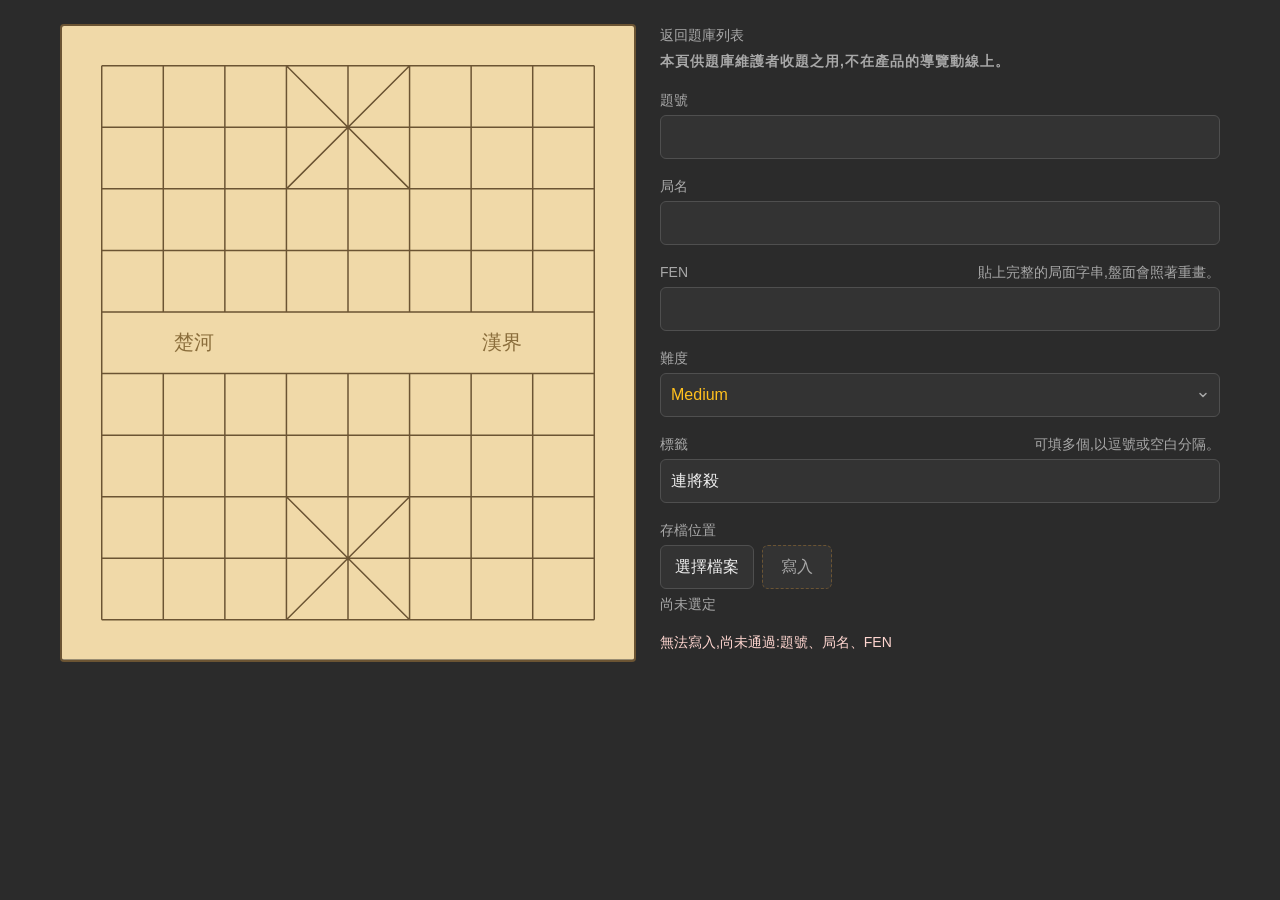
<file: web/editor/index.html>
<!DOCTYPE html>
<html lang="zh-Hant">
<head>
<meta charset="utf-8">
<meta name="viewport" content="width=device-width, initial-scale=1">
<title>LeetChess</title>
<!--
  圖示走 `../`:本頁比兩個產品頁**深一層**,`./favicon.svg` 在這裡指的是
  `web/editor/favicon.svg`,那個檔案不存在。同一件事對後續任務同樣成立 ——
  本目錄自己的 `editor.css` 與 `editor.js` 用 `./`,`web/` 底下的共用模組
  (`board.js`、`fen.js`、`difficulty.js`、`api.js`)一律 `../`。
-->
<link rel="icon" href="../favicon.svg">
<!--
  樣式表是本目錄自己的那一份,**產品頁那一份共用樣式表刻意不掛**(design 的
  File Structure Plan)。兩者的差別不只是配色:對局頁的盤面尺寸規則住在那一份裡,
  不掛它就等於沒有那條規則,而 `board.js` 會在 `<svg>` 上寫死 `width="576"` ——
  少了本目錄自帶的那一條,窄畫面必然溢出。理由與那條規則本身都寫在 `editor.css`。
-->
<link rel="stylesheet" href="./editor.css">
</head>
<body>
<!--
  收題工具的頁面。**這是題庫維護者的工具,不是產品功能。**

  ## 為什麼是 `web/editor/index.html`

  收題頁的檔案集中在這一個目錄裡(design 的 File Structure Plan):版面、樣式、
  組裝與純函式全都住在此,與 `web/` 底下的產品頁面互不牽動。**服務端因此一個字
  都不必改** —— `service/main.py` 以 `StaticFiles(html=True)` 把 `web/` 掛在根
  路徑上,目錄請求會落到該目錄的 `index.html`,`/editor/` 這個位址完全由檔案佈局
  決定。既有的靜態檔掛載規則(含 `_WebFiles` 對 `/api` 的遮蔽)一律不變:收題頁
  是普通靜態內容,不需要任何特殊待遇。

  換句話說,**把這個檔案搬走或改名,這個工具就消失了** —— 沒有任何一條路由指著
  它。`tests/test_web_editor_page.py` 釘住的就是這件事。

  ## 這一頁刻意沒有入口,也刻意沒有存取控制

  題庫列表頁與對局頁**不得**加上任何指向本頁的連結、按鈕或其他入口(requirement
  1.2,由 `tests/test_web_editor_entry.py` 反向釘住)。網址是唯一的到達方式,而
  這正是要的:一般使用者不會在產品的導覽動線上誤入維護工具。

  沒有入口**不等於**這是防護手段,兩者不可混為一談。本頁不設任何存取控制,理由是
  它根本沒有能力可濫用:寫檔一律在瀏覽器端進行,寫得到的只有使用者自己以系統對話
  框選定的本機目錄,**伺服器的題庫碰不到** —— 服務端不存在任何寫入題庫的程式碼
  路徑,上線題庫只經由 git commit 進版本庫(design 的 Security Considerations)。
  因此不要為了「保護」這一頁而回頭加開關或登入:那擋不到本來就不存在的能力,卻會
  讓本機開發多一道沒有意義的手續。

  ## 本檔只有容器,沒有邏輯

  與對局頁同一個形態:這裡擺出的是「有哪些格子」,不是「按下去會怎樣」。行為一律
  住在 `./editor.js`(tasks 4.2 起,掛在本檔末端;欄位互動與難度選項屬 4.3、寫入流程
  屬第 5 組),那幾個任務**都改得到本檔** —— 但改的是**容器**:要新的格子就在這裡
  宣告出來,由那一支模組去填,而不是由 JS 生一個節點插進來。訊息槽
  (`[data-message-for]`)與不支援的說明(`#unsupported`)都是這個形態。

  掛的 `<script>` **就是末端那一個**,後續任務接著擴充 `editor.js` 而不是再掛一支:
  兩支模組各自查 DOM、各自接事件,誰先跑、誰蓋掉誰就會變成一件要記在腦子裡的事。

  沒有 JavaScript 時,本檔仍是一份完整的表單容器:七個欄位照樣打得了字,盤面那一格
  留著 `.board-placeholder` 的說明。**但盤面要有 JS 才畫得出來**(2.1)。

  ## 這個工具只新增,不改也不刪(requirement 7.6)

  DOM 中不存在任何編輯或刪除既有題目的控制項,而且這是**硬邊界而非還沒做**:寫檔
  一律是「把新的一題追加到檔案文字末端」(`corpus-file.js`),既有題目逐字不動。
  要修既有題目請直接改題目檔並走 git —— 在這裡長出一顆「改這一題」的按鈕,等於讓
  一個瀏覽器端工具擁有覆寫題庫的能力,而那正是整個設計避開的東西。
  `tests/test_web_editor_layout.py` 以字眼黑名單掃 DOM 反向釘住這條邊界。
-->

<!--
  **這一頁沒有頁首。** 原本這裡有一個 `<h1>收題工具</h1>` 加一行說明,兩者一起橫跨
  整行,把盤面往下推了一整塊 —— 而收題的人是拿這個盤面與對局頁的盤面對照的,兩頁
  的盤面**落在螢幕上同一個位置、同一個大小**才對得起來(requirement 8.2 要的「外觀
  與對局頁一致」,位置也算在內)。標題本身沒有這個代價換來的資訊:網址就在網址列,
  而「這是什麼工具」現在由表單那一欄的抬頭講(見 `#entry` 的 `<h2>`)。

  因此 `<body>` 的第一個 flex item 就是盤面,與對局頁一樣。**不要為了「補回標題」
  在盤面之前塞任何佔一行的東西**,塞了盤面就又矮下去一截。

  唯一排在盤面之前的是下面那段不支援的說明,而它預設 `hidden` —— `display: none`
  的 flex item 既不佔位也不吃 gap,盤面的位置因此不受它影響。
-->

<!--
  平台不支援時的說明(requirement 6.3)。**位置固定、預設隱藏、文字是靜態的。**

  三件事各有理由:

  1. **位置固定且在表單之前。** 一段「這個瀏覽器寫不了檔」的話擺在表單底下,等於
     等使用者把七個欄位填完才說。
  2. **預設隱藏,由 tasks 5.3 掀開。** `fs.js` 的 `isSupported()` 在載入當下就評估
     得出來,因此這一段不會在使用者操作到一半時忽然冒出來推動版面 —— 對局頁的
     等待區塊正是栽在那件事上,已整條移除。`editor.css` 的
     `[hidden] { display: none !important }` 保住這個預設值:任何給它 `display`
     的版面規則都會讓這段話對**支援的**瀏覽器也永遠掛在畫面上,而那是絕大多數。
     少了那個預設值,盤面也會被它往下推(見上一段)。
  3. **文字寫在這裡而不是由 JS 產生。** 說法是靜態的,5.3 只負責拿掉 `hidden`。
     說法要與 `fs.js` 的 `UnsupportedBrowserError` 一致 —— 兩處講的是同一件事,
     使用者不該因為觸發路徑不同而讀到兩種說法。

  內容要**說得出原因**,不是一句「無法使用」:講清楚是瀏覽器缺了寫入本機檔案的
  能力,使用者才知道下一步是換一個瀏覽器,而不是回頭檢查自己填了什麼。
-->
<p id="unsupported" hidden>這個瀏覽器不支援由網頁寫入本機檔案,收題工具無法在此使用。請改用桌面版的 Chrome、Edge 或 Opera。</p>

<!--
  盤面預覽(requirements 2.1–2.3、8.2)。**唯讀** —— tasks 4.2 會以 `board.js` 的
  `renderBoard()` 畫進來,傳空的著法清單,整片盤面因此不可選取,那是既有模組的自然
  狀態而不是新增的參數。

  裡面先擺一句佔位說明:在貼上 FEN 之前這一格是空的,而一塊沒有任何說明的空白區域
  看起來像是壞了。`board.js` 以 `replaceChildren` 畫盤,一畫就把它換掉,兩者不會並存。

  容器在版面上排左邊(8.1),規則見 `editor.css` 的 `#board`。
-->
<main id="board" aria-label="盤面預覽">
  <p class="board-placeholder">貼上 FEN 之後,這裡會顯示對應的盤面。</p>
</main>

<!--
  題目內容的表單區,排在盤面右邊(8.1)。

  ## 為什麼不是 `<form>`

  這一頁沒有「送出」這件事:寫入是瀏覽器端寫檔,不是提交到任何位址。用 `<form>` 的
  話,在任一欄位按下 Enter 會觸發預設送出而**重新載入本頁**,已填的七欄連同盤面一起
  沒了 —— 那要靠 JS 攔下來才不會發生,而本檔刻意沒有 JS。用 `<section>` 就不存在這
  個預設行為。`<label for>` 的關聯不需要 `<form>`,`element.labels` 照樣成立。

  ## 欄位的順序是契約

  七欄的順序與 `check.js` 的 `checkForm()` 回傳清單一致(該檔明載「清單順序即表單
  欄位順序」)。requirement 8.4 要把未通過的項目定位到欄位,兩邊的順序一旦分家,
  使用者每改一欄就得重新找一次訊息在哪。

  ## 認欄位靠 `data-field` 而不是 id

  `data-field` 的取值就是 `check.js` 的 `CheckIssue.field`,同名才對得起來。id 是給
  `<label for>` 用的,兩者刻意分開:id 的命名慣例(`field-` 前綴)改了不會波及檢查
  那一側。

  ## 這裡沒有的兩個欄位

  - **最長殺著距離(3.4)**:由驗證工具回填(屬 corpus-verification),不是人填的。
  - **出處(3.5)**:由目標檔案所在的書目資料夾表達,不是獨立欄位。

  兩者都不是漏做。給了輸入框,維護者就填得出一個後端會拒絕的欄位 —— 題目 schema
  的既有檢查對未知欄位是直接拒絕的。

  起手方同理沒有獨立輸入(2.6):它只由 FEN 表達。它**也不再呈現** —— 那一行原本
  印在 FEN 底下,拿掉的理由寫在那一欄裡。不顯示與不提供輸入是兩件事,後者仍是硬規則。
-->
<section id="entry" aria-labelledby="entry-heading">
  <!--
    抬頭講的是**這一頁是什麼**,不是「這一區是什麼」。

    原本這裡寫的是「題目內容」—— 一個看得出來的事實:底下就是題號、局名、FEN,
    沒有人需要一行字告訴他那是題目內容。那句真正要說的話原本在頁首,而頁首為了讓
    盤面與對局頁對齊已經整塊拿掉(見上方),於是它搬到這裡:整頁唯一剩下的抬頭,
    講整頁唯一需要先講清楚的事 —— **這是維護者的工具,不在產品的導覽動線上**。

    仍然是 `<h2>` 且保留 `id`:`#entry` 的 `aria-labelledby` 指著它,換成 `<p>` 會讓
    這一區在輔助技術上失去名字。字級與顏色由 `editor.css` 壓成註腳的樣子 —— 它是
    說明而不是標題,不該比欄位本身還響。

    **返回連結在上、說明在下**,各佔一行(版面規則見 `editor.css` 的 `#entry-head`)。
    連結是這一欄唯一可以按的東西,擺在最上面才落在視線的起點;說明是讀一次就不必
    再讀的一句話,排在它底下。兩者曾經並排在同一行 —— 那一行右端的連結與左邊那句
    長說明擠在一起,看起來像同一句話的一部分。

    多出來的這一行只在**表單那一欄**裡,不影響盤面的位置(盤面是另一個 flex item,
    與對局頁對齊那件事只由「盤面之前有沒有東西」決定)。
  -->
  <div id="entry-head">
    <!--
      返回題庫列表。

      ## 與對局頁同一種東西

      形態、說法與樣式都照著對局頁那一條(`app.js` 的 `mountBackLink()`,以及對局頁
      那一份共用樣式表裡的 `.back-to-list`):**真的 `<a href>`** —— 中鍵開新分頁、右鍵複製
      網址、Enter 鍵、瀏覽器的上一頁全部隨之而來,攔 click 再改 `location` 則要一一
      重做,而通常不會做。class 也沿用 `back-to-list`,樣式在 `editor.css` 裡照抄一份
      (兩份樣式表刻意不共用,見檔首)。

      ## 這不違反「收題頁沒有入口」

      requirement 1.2 禁的是**反方向** —— 列表頁與對局頁不得有任何指向本頁的入口
      (`tests/test_web_editor_entry.py` 反向釘住)。本頁指出去不在那條之內:維護者
      收完題要回去看題庫,而網址列打字不是一條該讓人走的路。

      ## 為什麼寫在 HTML 裡而不是由 JS 建

      對局頁那一條由 `app.js` 動態建出,是因為它要 prepend 進側欄;這一頁的位置是
      固定的,寫在容器裡就是本頁的規矩(「要出現的東西先在版面裡佔好位置」)。

      `../index.html` 是**相對位址**,理由同對局頁的 `LIST_PAGE`:服務今天掛在網域
      根目錄,寫死 `/` 開頭的路徑會在改掛子路徑那天一起壞掉。本頁比列表頁深一層,
      故是 `../`(見檔首的路徑約定)。
    -->
    <a class="back-to-list" href="../index.html">返回題庫列表</a>

    <h2 id="entry-heading">本頁供題庫維護者收題之用,不在產品的導覽動線上。</h2>
  </div>

  <div class="field">
    <label for="field-id">題號</label>
    <!--
      刻意是 `type="text"` 而不是 `type="number"`:數字輸入框在使用者打了非數字時
      把值回報成空字串,於是「打錯了」與「還沒填」在 JS 那一側長得一模一樣,
      `check.js` 分得出的兩種說法(「請填入題號」與「題號必須是正整數」)就少了一種。
      正整數的判定在 `check.js`,這裡只負責原樣把字交出去。
    -->
    <input id="field-id" data-field="id" type="text" inputmode="numeric" autocomplete="off">
    <!--
      這一欄的訊息槽(tasks 4.3;requirements 4.1、4.2、8.4)。形狀與 FEN 那一個
      相同(理由寫在那裡):**位置固定、預設隱藏,內容由 `editor.js` 依當下的值寫入**。

      七欄各有一個,不共用一塊錯誤區:8.4 要的是「指出是哪一項未通過」,而一塊
      集中的錯誤區逼使用者自己在七個欄位之間對照。`data-message-for` 的取值即
      `check.js` 的 `CheckIssue.field`,與控制項的 `data-field` 同名。

      **這裡出現的一律是「填了而填錯」**:欄位空著時這一格什麼都不說(`editor.js` 的
      `renderMessages`)—— 還沒填不是填錯。那一項未通過改由 `#write-note` 點名,因此
      沒有東西變成看不見。

      class 是 `field-issue` 而**不是** `field-hint`:一句「這裡填錯了」與一句常駐
      的說明不該長得一樣。兩者的視覺差別不只顏色(見 `editor.css`)。
    -->
    <p class="field-issue" data-message-for="id" hidden></p>
  </div>

  <div class="field">
    <label for="field-title">局名</label>
    <input id="field-title" data-field="title" type="text" autocomplete="off">
    <p class="field-issue" data-message-for="title" hidden></p>
  </div>

  <div class="field">
    <!--
      抬頭與它的提示排**同一行**(`editor.css` 的 `.field-head`),與標籤那一欄同一個
      形態 —— **整頁只有這一種提示的擺法**:抬頭在左、提示在右,輸入框底下留給訊息。

      統一之前這一句在輸入框下方、標籤那一句在抬頭右端,同一種東西兩個位置,眼睛
      每欄都要重新找一次「這一格怎麼填」寫在哪。選右端而不是全部搬到輸入框下方,
      是因為右邊那一欄的總高度有上限(8.6:不得低於盤面),而抬頭那一行本來就在。
    -->
    <div class="field-head">
      <label for="field-fen">FEN</label>
      <p class="field-hint">貼上完整的局面字串,盤面會照著重畫。</p>
    </div>
    <input id="field-fen" data-field="fen" type="text" autocomplete="off" spellcheck="false">
    <!--
      這一欄的訊息槽(tasks 4.2;requirements 2.4、8.4)。

      ## 為什麼槽位寫在這裡,而不是由 JS 插進來

      與上面的 `#unsupported` 同一條規矩:**位置固定、預設隱藏**。節點自始就在,顯示
      與否只是 `editor.js` 依當下的值決定的一個 `hidden`(`editor.css` 的
      `[hidden] { display: none !important }` 保住這個預設值)。要顯示才插入的話,
      插入與移除都會推動底下的欄位 —— 使用者每打一個字版面就抖一次,而 FEN 是一邊
      打一邊檢查的欄位,抖動會非常明顯。

      **與 `#unsupported` 不同的是說法的出處**:那一段是靜態的一句話,所以寫在這裡;
      這裡的訊息是 `check.js` 依輸入產生的(「須有 10 列,目前有 9 列」之類),因此
      內容由 `editor.js` 寫入,本檔只負責宣告「槽在哪、預設是什麼狀態」。

      ## 為什麼用 `data-message-for` 而不是 id

      取值就是 `check.js` 的 `CheckIssue.field`,與控制項的 `data-field` 同名 ——
      requirement 8.4 要把每一項未通過定位到欄位,同名才對得起來。**tasks 4.3 為其餘
      六欄補上訊息槽時,照這個形狀在各欄的控制項之後再加一個即可**,不必為每一欄各記
      一個 id,`editor.js` 那一側也不必跟著長出七個查詢。

      排在控制項的正下方、提示的上方:訊息講的是這一格填得對不對,離控制項越遠越像
      在講別的東西;而提示是常駐的註腳,不該把當下的問題擠下去。

      ## 這一欄的訊息取自繪盤用的同一份推導

      其餘六欄的訊息來自 `checkForm()`,這一欄來自 FEN 的當下呈現(`readFenView`)。
      **兩者對同一串字說的話完全相同**,分開只為了讓這一欄的訊息與盤面同源 ——
      requirement 2.4 要的是「顯示無法解析的訊息**且**不繼續顯示前一個局面」,同源
      才不可能各說各話。

      空著時這一格不出聲,與其餘六欄同一條規則(`editor.js` 的 `renderMessages`):
      還沒填不是填錯。這一欄的安靜另有 requirement 2.5 直接要求 —— 清空 FEN 呈現的是
      空盤面而不是錯誤。那一項未通過並沒有消失:寫入照樣停用,而「是哪一項」由寫入
      操作旁邊的 `#write-note` 點名(8.4)。
    -->
    <p class="field-issue" data-message-for="fen" hidden></p>
    <!--
      **這裡沒有起手方那一行了。** 原本 FEN 底下印著「起手方:紅先」,由 `editor.js`
      自走子方推出來。拿掉的理由是它不告訴收題的人任何他不知道的事:走子方就在他
      剛貼上的那串字裡(`… w - - 0 1` 的那個 `w`),而盤面畫出來時紅方永遠在下。

      **起手方本身沒有變成可填的東西** —— 它仍然只由 FEN 表達,題目檔裡也沒有這個
      欄位(`side_to_move` 不在 `corpus-file.js` 寫出的欄位裡)。不顯示與不提供輸入是
      兩件不同的事,後者仍由 `tests/test_web_editor_board.py` 反向釘住。

      `check.js` 的 `sideFromFen()` 連同「紅先」「黑先」兩個顯示字樣都已移除:沒有
      呼叫端的推導留著,只會讓下一個人以為畫面上還有一處在印它。
    -->
  </div>


  <div class="field">
    <label for="field-difficulty">難度</label>
    <!--
      三選一而不是自由輸入的數值(requirement 3.2):`<select>` 在結構上就沒有「填一個
      不存在的分級」這件事。

      **三個分級的說法一個字都不寫在這裡。** 唯一出處是 `web/difficulty.js`,選項由
      `editor.js` 自該模組產生(tasks 4.3)—— 寫死一份就是第二個真相來源,改了模組而
      忘了這一頁時,兩邊會靜默分家。`tests/test_web_editor_layout.py` 與
      `tests/test_web_editor_fields.py` 都直接掃本檔的文字反向釘住。

      這是本頁**唯一**由 JS 生節點而不在版面裡先宣告的地方,理由正是上一段:節點的
      內容不能寫在這裡。與訊息槽的差別在於它只在載入時產生一次,不隨輸入變動增減,
      因此不會有推動版面的問題。

      **這裡不再有「尚未選擇」那一個空選項。** 它原本排在最前面,由 `check.js` 以空
      字串判定「還沒選」。難度改為預設選中中間那一級之後,那個選項只剩一個用途:讓
      維護者把一格已經填好的東西清成未填 —— 而清成未填之後這一題就寫不出去。收題頁
      的難度因此**恆有值**,三選一是真的三選一。

      `check.js` 那條空值檢查仍留著:規則是「難度必須是三個分級之一」,而不是「畫面
      上剛好選不到空的」。
    -->
    <select id="field-difficulty" data-field="difficulty"></select>
    <p class="field-issue" data-message-for="difficulty" hidden></p>
  </div>

  <div class="field">
    <!--
      抬頭與它的提示排**同一行**(版面規則見 `editor.css` 的 `.field-head`),理由與
      FEN 那兩個註腳並排相同:右邊那一欄的總高度不得超過盤面(8.6),而這一句提示
      獨佔一行只是為了一句「怎麼分隔」。

      提示仍**不放進 `<label>` 裡**:標籤唸出來應該只有「標籤」兩個字,把分隔符號的
      說明塞進去會讓螢幕閱讀器每次聚焦都唸一長串。並排的是兩個節點,不是一個。

      **提示只舉逗號與空白兩種,而 `check.js` 的 `parseTags` 其實連頓號也吃。** 這不是
      漏寫:一句提示要短到掃過去就記得住,把每一種收得下的寫法都列出來反而沒有人讀。
      收得寬是為了「打了也不會錯」,不是為了教人怎麼打。
    -->
    <div class="field-head">
      <label for="field-tags">標籤</label>
      <p class="field-hint">可填多個,以逗號或空白分隔。</p>
    </div>
    <!--
      預設值是「連將殺」:題庫裡絕大多數題目是連將殺,一題一題重打同三個字是純粹的
      手工。**這與難度的預設(`editor.js` 的 `renderDifficultyOptions`)是同一個取捨** ——
      預設值會被寫進題目檔,因此只放「不填也對」的那一個,不同的那幾題照樣改得動。

      寫在 `value` 而不是由 JS 塞:它是靜態的初始內容,沒有任何條件。由 JS 塞的話,
      使用者有機會在 module 執行前就開始打字,那一下會被蓋掉。
    -->
    <input id="field-tags" data-field="tags" type="text" autocomplete="off" value="連將殺">
    <p class="field-issue" data-message-for="tags" hidden></p>
  </div>


  <!--
    存檔位置的選定(requirements 5.1、5.10、5.11)與寫入操作(4.1、8.4)。

    ## 說法是「存檔位置」而不是「目標題目檔」

    後者是 requirements 與 design 裡的說法,寫在文件裡精確,唸出來卻饒舌 —— 而這一格
    問的其實就是「這一題要存到哪」。兩顆按鈕跟著收短成「選擇檔案」與「寫入」:
    上下文已經整頁都在講題目檔,每一顆按鈕再重複一次「題目檔」三個字只是雜訊。
    `editor.js` 的 `NO_FILE_NOTE` 與 `DENIED_NOTE` 指路時提的也是「選擇檔案」,
    畫面上按鈕叫什麼、訊息裡就說什麼。
    **兩顆按鈕排同一行,自左而右並肩**(版面規則見 `editor.css` 的 `#action-row`)。

    ## 為什麼是一顆按鈕而不是一個路徑輸入框

    這裡原本是 `#field-target` —— 一個手打相對路徑的輸入框。人工驗收時發現它反直覺:
    系統對話框問的是「哪個資料夾」,而畫面問的是「哪個檔案」,同一件事被拆成兩個
    步驟問兩次。改成直接選那一個 `.json` 之後,**打錯路徑寫到別的檔**這個最危險的
    失敗模式在構造上不再存在,而授權範圍也從整個題庫目錄縮到單一檔案。

    ## 它刻意不在寫入序列裡

    選檔是使用者主動按下的一個獨立操作。平台要求檔案選擇框開在使用者手勢的呼叫堆疊
    內,而舊設計把授權排在撞號與驗證之後 —— 那幾步是 `await` 過的網路請求,實測手勢
    的有效期只有約 5 秒,一次引擎池滿就會讓對話框開不起來。獨立成一顆按鈕之後,那個
    缺口構造上不再發生。

    ## 兩顆按鈕並肩,而不是推到一行的兩端

    它們是收題的最後兩步、照左而右的順序做:先選檔,再寫入。推到兩端的話中間空出
    一大片,兩顆按鈕看起來像分屬兩個不同的區塊 —— 而它們是同一件事的兩步。並肩也
    讓兩顆的上下緣對得起來(高度由 `editor.css` 的 `align-items: stretch` 拉齊,
    兩顆的內距本來不同)。

    這一行**不含**檔名與停用說明:那兩段字各自會長短不一,擠進按鈕那一行就會把它
    推高。它們排在按鈕底下,見下方。

    ## 這顆寫入按鈕預設是停用的

    欄位沒填妥的表單過不了淺層檢查,載入當下停用是**正確的初始狀態**而不是保守
    起見。寫在 HTML 裡也讓沒有 JavaScript 時的樣子是誠實的:那時什麼都寫不了。
    `type="button"` 是必要的:容器雖然是 `<section>` 而非 `<form>`,但寫死型別才不會
    在日後有人改用 `<form>` 時變成一顆送出鈕。
  -->
  <div class="field">
    <span class="field-label">存檔位置</span>

    <div id="action-row">
      <button id="pick-file" type="button">選擇檔案</button>
      <button id="write" type="button" disabled>寫入</button>
    </div>

    <!--
      選定的檔名,**排在按鈕正下方**。

      它曾經搭在抬頭那一行的右端,與提示同一個位置 —— 而它不是提示:提示是「這一格
      怎麼填」,這一句是「現在選的是哪一個檔」,是一個會變的狀態。擺在右上角時它離
      那顆改變它的按鈕最遠,看起來像飄在那裡的一段字;排在按鈕底下,按一次就在原地
      換一次,兩者的因果一眼看得出來。

      位置固定,與訊息槽同一條規矩:節點自始就在,`editor.js` 只寫內容。尚未選定時
      它說的是「尚未選定」而不是空白 —— 一個空白的位置看起來像壞掉,而這是一個必要
      的步驟。
    -->
    <p class="field-hint" id="selected-file"></p>
    <p class="field-issue" data-message-for="target" hidden></p>
  </div>

  <p id="write-note" hidden></p>
</section>

<!--
  組裝層(tasks 4.2 起)。位置與形態都與對局頁的 `<script type="module" src="./app.js">`
  相同,理由也相同:

  - **`type="module"`** —— `editor.js` 以 `import` 取用 `./check.js` 與 `../board.js`,
    少了它整個檔案在第一行就是語法錯誤,而畫面上看起來只是「什麼都沒發生」。
    module 本來就是延後執行的,不必再寫 `defer`。
  - **排在 DOM 之後** —— 本檔的容器與欄位在它執行時都已經在,`editor.js` 因此不需要
    等任何事件就查得到 `[data-field="fen"]` 與 `#board`。
  - **`./` 而不是 `../`** —— 它是本目錄自己的檔案(檔首那段路徑約定)。

  這一頁在沒有 JavaScript 時仍是一份完整的表單容器:盤面那一格留著 `.board-placeholder`
  的說明,七個欄位照樣打得了字。**收題頁自此需要 JS 才畫得出盤面**,而以 `file://`
  直接開啟本檔是畫不出來的 —— 瀏覽器不允許自 `file://` 匯入 ES module,要看實際行為
  請經由服務開啟 `/editor/`。
-->
<script type="module" src="./editor.js"></script>
</body>
</html>
</file>
<file: web/editor/editor.css>
/*
 * 收題頁的版面(tasks 4.1;requirements 8.1、8.2)。
 *
 * ## 這一份是獨立的,而且必須是
 *
 * 收題頁**不掛產品頁那一份共用樣式表**(design 的 File Structure Plan)。理由不是
 * 潔癖:那一份是為「一頁一題、盤面加側欄」長出來的,而這一頁是一張要填的表單,
 * 兩者的版面規則會互相拉扯。收題工具也不該在改產品外觀時被順手改壞。
 *
 * 代價是**盤面的尺寸規則要自己再寫一次**(見下方 `#board svg`)。那不是重複,是
 * 這個切分的必然:`board.js` 在 `<svg>` 上寫死 `width="576"` / `height="638"` 兩個
 * 呈現屬性,沒有 CSS 蓋掉它們的頁面,盤面就是 576px 寬,窄畫面必然溢出。少了那三
 * 行,`tests/test_web_editor_layout.py` 的橫向捲軸與長寬比兩組斷言會一起紅。
 *
 * ## 為什麼視覺語言仍與產品頁一致
 *
 * 深色底、暖色盤面、卡片分區,是照著產品頁複述一次而不是重新發明。收題的人要看
 * 的是「這一題放進題庫之後長什麼樣」,盤面外觀與對局頁一致是 requirement 8.2 的
 * 要求;整頁的調性跟著一致,才不會讓同一個盤面看起來像兩塊不同的東西。
 *
 * **自訂屬性因此是抄過來的一份副本,不是共用的一份。** 兩邊的值漂了不會有測試轉紅
 * (產品頁那兩份彼此有比對,這一份不在其中)—— 這是刻意的取捨:收題頁是內部工具,
 * 顏色差一階不影響任何使用者,而綁死兩者會讓改產品外觀時多一個要顧的地方。
 *
 * ## 版面
 *
 * 單一 flex 容器加 `flex-wrap`,**沒有媒體查詢** —— 與產品頁同一個做法:頁首橫跨
 * 整行,盤面與表單各給一個 flex basis,容器塞不下兩欄時自然換行成上下兩列。寬度
 * 是連續的,不存在「剛好卡在斷點上」的尺寸。
 */

:root {
  color-scheme: dark;

  --page-bg: #2b2b2b;
  --panel-bg: #3a3a3a;
  --field-bg: #333333;
  --text: #eeeeee;
  --text-muted: #a8a8a8;
  --accent: #ffd479;
  --line: #6b5433;
  --danger-bg: #5c2a24;
  --danger-text: #ffd6d0;

  --gap: 24px;
  --radius: 8px;
  --radius-sm: 6px;

  /* 一組之內 8px、組與組之間 16px,與產品頁同一組節奏。 */
  --stack-tight: 8px;
  --stack: 16px;

  --text-lg: 20px;
  --text-base: 16px;
  --text-sm: 14px;

  /*
   * 三個難度分級的字色,**與列表頁、對局頁逐位元組相同**(`list.css` 是主要出處,
   * 取捨的理由都寫在那裡:三色都是為深色底重新提亮過的,參考圖的白底色不能照抄)。
   *
   * 這一頁的難度是一個 `<select>`,不是一段唯讀的字,但顏色仍要一致 —— 收題的人
   * 挑的就是「這一題在列表上會顯示成哪一色」。與檔首那段自訂屬性的說明同一個
   * 前提:這是抄過來的一份副本,不是共用的一份。
   */
  --difficulty-easy-text: #3fd0c9;
  --difficulty-medium-text: #ffc01e;
  --difficulty-hard-text: #ff6363;

  /* 盤面的 `viewBox` 寬度 —— 放大超過原尺寸只會讓線條變糊。 */
  --board-max-width: 576px;

  /*
   * 表單那一欄的 flex basis 與上限。
   *
   * basis 取 420px 而不是產品頁側欄的 300px,這個值同時決定了**兩欄在哪裡折成一欄**:
   * 盤面 320 + 間距 24 + 表單 420 = 764px,加上左右內距 48px,約 812px 以下就換行。
   * 平板直向(768px)因此是上下兩列 —— 那是要的:七個欄位擠在 300px 寬裡,每一個
   * 輸入框都只剩半個中文句子的寬度,而收題本來就是桌機上的工作。
   *
   * 上限 560px 是給寬螢幕的:輸入框無限拉寬並不會更好填,一行文字太長反而難掃。
   */
  --entry-basis: 420px;
  --entry-max-width: 560px;
}

*,
*::before,
*::after {
  box-sizing: border-box;
}

/*
 * 不支援的說明(6.3)與後續任務的訊息區塊都以 `hidden` 屬性控制顯示。**任何
 * `display` 都不得蓋掉它** —— 蓋掉的結果是那段「這個瀏覽器寫不了檔」對支援的瀏覽器
 * 也永遠掛在畫面上,而開這一頁的瀏覽器絕大多數是支援的。故這一條放在最前面當保險。
 */
[hidden] {
  display: none !important;
}

body {
  margin: 0;
  padding: var(--gap);
  background: var(--page-bg);
  color: var(--text);
  font-family: -apple-system, "PingFang TC", "Microsoft JhengHei", "Noto Sans TC",
    sans-serif;
  font-size: var(--text-base);
  line-height: 1.6;

  display: flex;
  flex-wrap: wrap;
  gap: var(--gap);
  justify-content: center;
  /* 兩欄高矮不同,靠上對齊 —— 拉伸的話短的那一欄會多出一片沒有內容的底色。 */
  align-items: flex-start;
}

/* --- 不支援的說明 ----------------------------------------------------- */

/*
 * **這一頁沒有頁首了。** 原本 `#page-head` 以 `flex-basis: 100%` 獨佔第一行,標題與
 * 那段「這是維護工具」擺在裡面 —— 代價是盤面被往下推了一整塊,而收題的人是拿它與
 * 對局頁的盤面對照的,兩頁的盤面**要落在同一個位置、同一個大小**。整塊拿掉之後,
 * 本頁 `<body>` 的第一個排得出來的 flex item 就是 `#board`,與 `style.css` 那一頁
 * 相同(兩份的 `padding`、`gap`、`--board-max-width` 本來就是同一組值)。
 *
 * 那段說明搬進 `#entry` 的抬頭,標題本身則不再存在。
 *
 * `flex-basis: 100%` 留給不支援的說明自己:它掀開時整頁都用不了,擠在表單欄裡會
 * 讓它看起來只是某一個欄位的錯誤。**它平時 `hidden`,`display: none` 的 flex item
 * 既不佔位也不吃 gap**,盤面的位置因此不受它影響。
 *
 * 形態與錯誤相同(紅底)—— 它講的是「這一頁在這裡做不了事」,語氣不該比一個欄位
 * 填錯還輕。
 *
 * **這裡不寫 `display`**:它只在 `hidden` 為假時才排得出來,而上方的
 * `[hidden] { display: none !important }` 是保險,規則本身不去挑戰它。
 */
#unsupported {
  flex: 0 0 100%;
  margin: 0;
  padding: 10px 14px;
  border-radius: var(--radius);
  background: var(--danger-bg);
  color: var(--danger-text);
}

/* --- 盤面(8.1 的左欄、8.2)------------------------------------------- */

/*
 * `flex: 1 1 320px` 讓盤面在寬畫面上與表單並排、在窄畫面上獨佔一列;`max-width`
 * 擋住它在寬螢幕上被拉過 `viewBox` 的原尺寸(放大只會讓線條變糊)。
 *
 * `min-width: 0` 是防禦性的:flex item 的自動最小尺寸是內容的 min-content,而下方
 * 的 `width: 100%` 已使替換元素對它的貢獻為 0,故現況下它是空操作。留著是為了
 * 「有人把子元素改成固定寬」的那一天。
 */
#board {
  flex: 1 1 320px;
  min-width: 0;
  max-width: var(--board-max-width);
}

/*
 * **這一頁的盤面尺寸規則,整份樣式表最不能少的三行**(requirement 8.2)。
 *
 * `board.js` 同時在 `<svg>` 上寫了 `width` / `height` 呈現屬性與 `viewBox`。CSS 勝過
 * 呈現屬性,於是 `width: 100%` 把寬度交給容器、`height: auto` 把高度交給 `viewBox`
 * 的長寬比,棋子與格線都在同一個座標系內,縮放盤面不需要重新定位任何東西。
 *
 * **兩者缺一不可**:只蓋掉 `width` 的話高度仍是 638px,棋盤看起來還在,格子卻不
 * 是正方形了。這比溢出更難發現 —— 沒有捲軸、沒有錯誤,只是每一格都被壓扁。
 *
 * 產品頁有一份形狀相同的規則,但它住在那一份共用樣式表裡,**不會套到本頁**(見
 * 檔首)。這一條不是複製貼上的殘留,刪掉它這一頁的盤面就壞了。
 *
 * 邊框與圓角是為了 8.2 的「外觀與對局頁一致」;`pointer-events` 一個字都不要加 ——
 * 棋子就在這個 SVG 裡面。
 */
#board svg {
  display: block;
  width: 100%;
  height: auto;
  border: 2px solid var(--line);
  border-radius: 4px;
}

/* 盤面畫出來之前的佔位說明(`board.js` 一畫就把它換掉,兩者不會並存)。 */
.board-placeholder {
  margin: 0;
  padding: 48px 16px;
  border: 1px dashed var(--line);
  border-radius: var(--radius);
  color: var(--text-muted);
  text-align: center;
}

/* --- 表單(8.1 的右欄)------------------------------------------------ */

/*
 * 欄位之間的間距由這一條 `gap` 統籌,子元素一律不帶 margin:margin collapse 的規則
 * (相鄰取大值、父子穿透)正是「改一個地方影響到另一處」的來源,`gap` 沒有那一面。
 */
#entry {
  display: flex;
  flex-direction: column;
  gap: var(--stack);

  flex: 1 1 var(--entry-basis);
  min-width: 0;
  max-width: var(--entry-max-width);
}

/*
 * 抬頭那一區是**兩行**:返回連結在上,說明在下。
 *
 * 連結是這一欄唯一可以按的東西,擺在最上面才落在視線的起點;說明是讀一次就不必
 * 再讀的一句話,排在它底下。兩者曾經並排在同一行 —— 那一行右端的連結與左邊那句
 * 長說明擠在一起,讀起來像同一句話的尾巴。
 *
 * `align-items: flex-start` 讓兩者都**靠左**,對齊底下每一個欄位的左緣 —— 這一欄
 * 的內容自上而下就是一條直線,連結不該是唯一凸出去的那一個。連結只佔它自己的寬度
 * (`align-items` 的預設 `stretch` 會讓它撐滿整欄,連結的可點區域就變成整行寬)。
 *
 * 多出來的這一行只在表單那一欄裡,**不影響盤面的位置** —— 盤面是另一個 flex item,
 * 與對局頁對齊那件事只由「盤面之前有沒有東西」決定。
 */
#entry-head {
  display: flex;
  flex-direction: column;
  align-items: flex-start;
  gap: 4px;
}

#entry h2 {
  margin: 0;
  font-size: var(--text-sm);
  font-weight: 700;
  letter-spacing: 1px;
  color: var(--text-muted);
}

/*
 * 返回題庫列表。**這是 `style.css` 的 `.back-to-list` 抄過來的一份副本**,不是共用的
 * 那一份 —— 兩份樣式表刻意不互相依賴(見檔首),而使用者在兩頁之間走動時,同一條
 * 返回連結長得一樣才不會像兩個不同的東西。
 *
 * 不上樣式的話它會吃瀏覽器預設的藍紫底線,成為這個橘色調介面裡唯一的藍紫,看起來
 * 像沒接上樣式。hover 才給底線:靜止時它是一段註腳,不該與旁邊的說明搶。
 */
.back-to-list {
  flex: 0 0 auto;
  display: inline-block;
  margin: 0;
  font-size: var(--text-sm);
  color: var(--text-muted);
  text-decoration: none;
}

.back-to-list:hover {
  color: var(--accent);
  text-decoration: underline;
}

.back-to-list:focus-visible {
  outline: 2px solid var(--accent);
  outline-offset: 2px;
}

/*
 * 一欄是「標籤 + 控制項 + 選填的提示」直向疊起來,**標籤一律在上而不在左**:
 * 左置標籤要靠一個固定寬度對齊,而這七個標籤從兩個字(題號)到六個字(目標檔案
 * 路徑)都有,那個寬度得遷就最長的一個,窄畫面上輸入框就沒剩多少。
 */
.field {
  display: flex;
  flex-direction: column;
  gap: 4px;
}

/*
 * 欄位的抬頭。`.field-label` 是給**沒有控制項可以指**的那一欄用的 —— 目標題目檔那一
 * 欄的操作是一顆按鈕加一段檔名,`<label for>` 沒有對象。兩者長得一樣是刻意的:對
 * 使用者而言它們都是「這一格叫什麼」。
 */
.field label,
.field .field-label {
  font-size: var(--text-sm);
  color: var(--text-muted);
}

/*
 * 選檔按鈕(requirement 5.1)。**不填滿欄寬** —— 它是一個動作而不是一個輸入格,
 * 與底下那些填滿的控制項長得一樣會讓人以為它是可以打字的。寬度因此由文字決定:
 * 它與寫入那一顆同在 `#action-row` 裡,兩顆都只佔自己該有的寬度。
 */
#pick-file {
  font: inherit;
  padding: 6px 14px;
  border: 1px solid #4f4f4f;
  border-radius: var(--radius-sm);
  background: var(--field-bg);
  color: var(--text);
  cursor: pointer;
}

#pick-file:hover {
  border-color: var(--accent);
}

#pick-file:focus-visible {
  outline: 2px solid var(--accent);
  outline-offset: 1px;
}

/*
 * 兩種控制項共用同一套外觀:它們是同一張表單上的同一種東西,長得不一樣只會讓人
 * 以為填法不同。`font: inherit` 是必要的 —— 表單控制項預設用系統字型,不繼承 body
 * 的字族與字級,不寫的話中文會與頁面其餘部分明顯不同體。
 *
 * `width: 100%` 讓兩者都填滿欄寬。`<input>` 的預設寬度來自 `size` 屬性,與版面無關;
 * 交給容器決定才會隨著折行一起變。
 */
.field input,
.field select {
  font: inherit;
  width: 100%;
  padding: 8px 10px;
  border: 1px solid #4f4f4f;
  border-radius: var(--radius-sm);
  background: var(--field-bg);
  color: var(--text);
}

/*
 * 難度選單原本吃瀏覽器原生下拉箭頭 —— 深色 `--field-bg` 底下,原生箭頭的顏色由
 * 系統決定,不保證跟頁面配色一致。列表頁 `#filter-select`(`list.css`)已用
 * `appearance: none` 換成自畫箭頭解過同一題,這裡照搬同一招:顏色改用
 * `--text-muted` 配合深色底(那邊底色是亮色配深色箭頭,這裡反過來)。
 */
.field select {
  appearance: none;
  padding-right: 30px;
  background-image: url("data:image/svg+xml,%3Csvg xmlns='http://www.w3.org/2000/svg' viewBox='0 0 16 16' fill='none' stroke='%23a8a8a8' stroke-width='2' stroke-linecap='round' stroke-linejoin='round'%3E%3Cpolyline points='4 6 8 10 12 6'/%3E%3C/svg%3E");
  background-repeat: no-repeat;
  background-position: right 10px center;
  background-size: 12px;
  cursor: pointer;
}

/*
 * 難度的三個分級各自帶顏色,**與列表頁、對局頁同一組色**(1 / 2 / 3 依序為簡單、
 * 中等、困難,見 `.kiro/steering/structure.md` 的題目 schema;三個分級的**說法**
 * 只出自 `web/difficulty.js`,收題頁的三個檔案裡一個字都不得寫)。收題的人挑的就是
 * 「這一題在列表上會顯示成哪一色」,那一眼在這裡就該對得起來。
 *
 * 上色的是**收合狀態下的那個 `<select>` 自己**,由 `editor.js` 依當下的值寫上
 * `data-level`(`renderDifficultyLevel`)—— `<select>` 的文字色不會跟著被選中的
 * `<option>` 走,不寫這個屬性的話收合起來永遠是一般的白字。
 *
 * 展開的清單則靠 `<option>` 自己的 `value` 上色。那一份是**同一組色的第二個去處**,
 * 不是備援:平台對展開清單的樣式支援不一(某些平台畫的是原生選單,顏色不吃),
 * 收合狀態那一條因此不能省。
 *
 * 三個分級就是全部的選項(沒有「尚未選擇」那一個空選項),因此正常情形下這三條
 * 必有一條命中。沒有 `data-level` 時吃的是控制項的一般字色。
 */
.field select[data-level="1"],
.field select option[value="1"] {
  color: var(--difficulty-easy-text);
}

.field select[data-level="2"],
.field select option[value="2"] {
  color: var(--difficulty-medium-text);
}

.field select[data-level="3"],
.field select option[value="3"] {
  color: var(--difficulty-hard-text);
}

.field input:focus-visible,
.field select:focus-visible {
  outline: 2px solid var(--accent);
  outline-offset: 1px;
}


/*
 * 抬頭與它的提示排成一行(`.field-head`,標籤那一欄)。
 *
 * **這是為了高度。** 右邊那一欄的底邊不得低於盤面(requirement 8.6,由
 * `tests/test_web_editor_layout.py` 釘住),而一句獨佔一行的提示要 22px。
 * 兩段的字級與顏色相同、各自都短,並排讀起來仍是兩件事。
 *
 * `align-items: baseline` 讓兩段字坐在同一條基線上;`space-between` 把它們推到
 * 兩端。`flex-wrap` 是窄畫面的保險:擠不下就折回上下兩行,而不是把字壓扁。
 */
.field-head {
  display: flex;
  flex-wrap: wrap;
  align-items: baseline;
  justify-content: space-between;
  gap: var(--stack-tight);
}

/*
 * 提示是註腳,不是欄位的一部分:字小一階、顏色淡一階,讓「這一格在問什麼」與
 * 「怎麼填」在視線上分得開。
 */
.field-hint {
  margin: 0;
  font-size: var(--text-sm);
  color: var(--text-muted);
}

/*
 * 未通過的檢查(requirement 8.4)。
 *
 * ## 為什麼不共用 `.field-hint`
 *
 * 這兩種句子在畫面上緊鄰而語氣相反:一句是「這一格要怎麼填」,另一句是「這一格
 * 現在不對」。共用同一套字級與灰字時,一則錯誤讀起來就只是多了一行說明 —— 使用者
 * 掃過去不會停,而 8.4 要的正是「看得出是哪一項未通過」。
 *
 * ## 三個線索,顏色只是其中一個
 *
 * 加粗(字重)、左側的實心細條加內縮(幾何)、暖紅字(顏色)。**顏色不得是唯一的
 * 差別** —— 專案對難度說法用英文的理由就是這一條(`structure.md` 的難度分級表):
 * 對色覺障礙者而言,只差在顏色等於沒有差別;而在餘光掃視時,字重與那條左緣線比
 * 色相先被看到。少了前兩者,`tests/test_web_editor_fields.py` 的那一條會轉紅。
 *
 * 字級**維持與提示相同**:這不是要它更大聲,而是要它可分辨。
 *
 * 這裡不寫 `display` —— 訊息槽平時掛著 `hidden`,顯示與否只由 `editor.js` 決定
 * (檔首的 `[hidden] { display: none !important }` 是保險,本規則不去挑戰它)。
 */
.field-issue {
  margin: 0;
  padding-left: 8px;
  border-left: 3px solid var(--danger-text);
  font-size: var(--text-sm);
  font-weight: 700;
  color: var(--danger-text);
}

/* --- 寫入操作(4.1 的「不執行寫入」要有東西可停用)--------------------- */

/*
 * 選檔與寫入排同一行,**自左而右並肩**。
 *
 * 兩者原本各佔一整塊上下疊著,而它們是收題的最後兩步,中間沒有要填的東西。並排
 * 省下的那一塊高度**是這一頁塞得下的關鍵**:表單整欄因此收在盤面的高度之內,
 * 收題的人在 FEN、盤面與這兩顆按鈕之間來回時不必捲動(requirement 8.6)。
 *
 * **不用 `space-between`**:推到兩端的話中間空出一大片,兩顆按鈕看起來像分屬兩個
 * 不同的區塊,而它們是同一件事的兩步(先選檔、再寫入)。並肩之後那一行只有兩顆
 * 按鈕該有的寬度,順序本身就說明了流程。
 *
 * `align-items: stretch` 把兩顆的**上下緣都拉齊** —— 它們的內距不同(選檔 6px、
 * 寫入 8px),各自撐各自的高度時會差幾 px,那正是「看起來很醜」的來源。
 *
 * `flex-wrap` 是給極窄畫面的保險:塞不下就折成上下兩顆,而不是把按鈕壓扁。
 */
#action-row {
  display: flex;
  flex-wrap: wrap;
  align-items: stretch;
  gap: var(--stack-tight);
}

/*
 * `font: inherit` 與三個輸入控制項同一個理由:按鈕預設用系統字型,中文會與整頁
 * 明顯不同體。
 */
#write {
  font: inherit;
  padding: 8px 18px;
  border: 1px solid var(--line);
  border-radius: var(--radius-sm);
  background: var(--accent);
  color: var(--page-bg);
  cursor: pointer;
}

/*
 * 停用的樣子同樣**不只靠顏色**:實線邊框換成虛線,滑鼠指標也換掉。淡化的色塊在
 * 灰階下與可用狀態可能只差一階明度,虛線邊框則一眼看得出。
 */
#write:disabled {
  border-style: dashed;
  background: var(--field-bg);
  color: var(--text-muted);
  cursor: not-allowed;
}

#write:focus-visible {
  outline: 2px solid var(--accent);
  outline-offset: 2px;
}

/*
 * 停用的理由(8.4)。它是整頁唯一一處**匯總**未通過項目的地方,存在的理由有二:
 * 一是被停用的按鈕本身說不出自己為什麼按不下去;二是 FEN 欄位空著時那一欄刻意
 * 不掛訊息(2.5),少了這一行就會有一項未通過完全不出現在畫面上。
 *
 * 它排在 `#action-row` **之外**、橫跨整欄:那句點名比按鈕本身寬得多,塞進右半欄
 * 只會折成三四行,把那一行整個撐高。
 */
#write-note {
  margin: 0;
  font-size: var(--text-sm);
  color: var(--danger-text);
}
</file>
